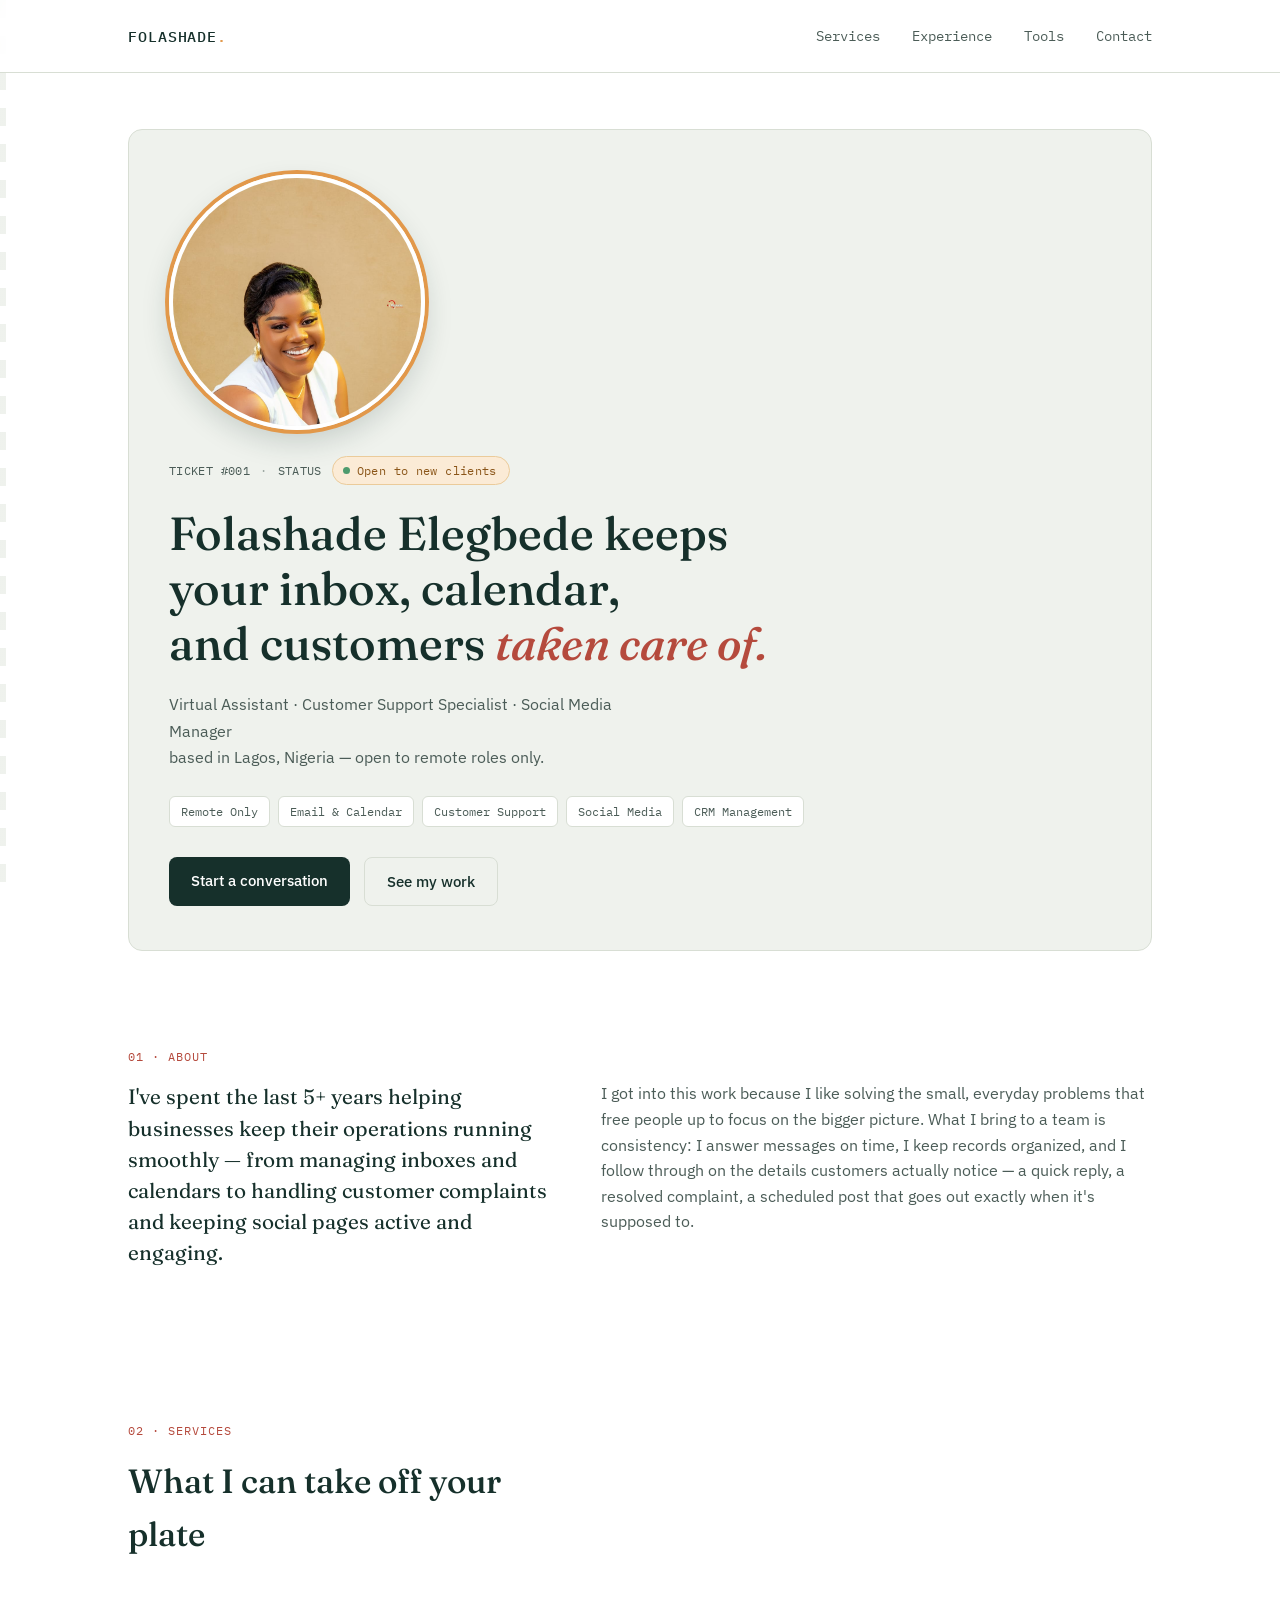
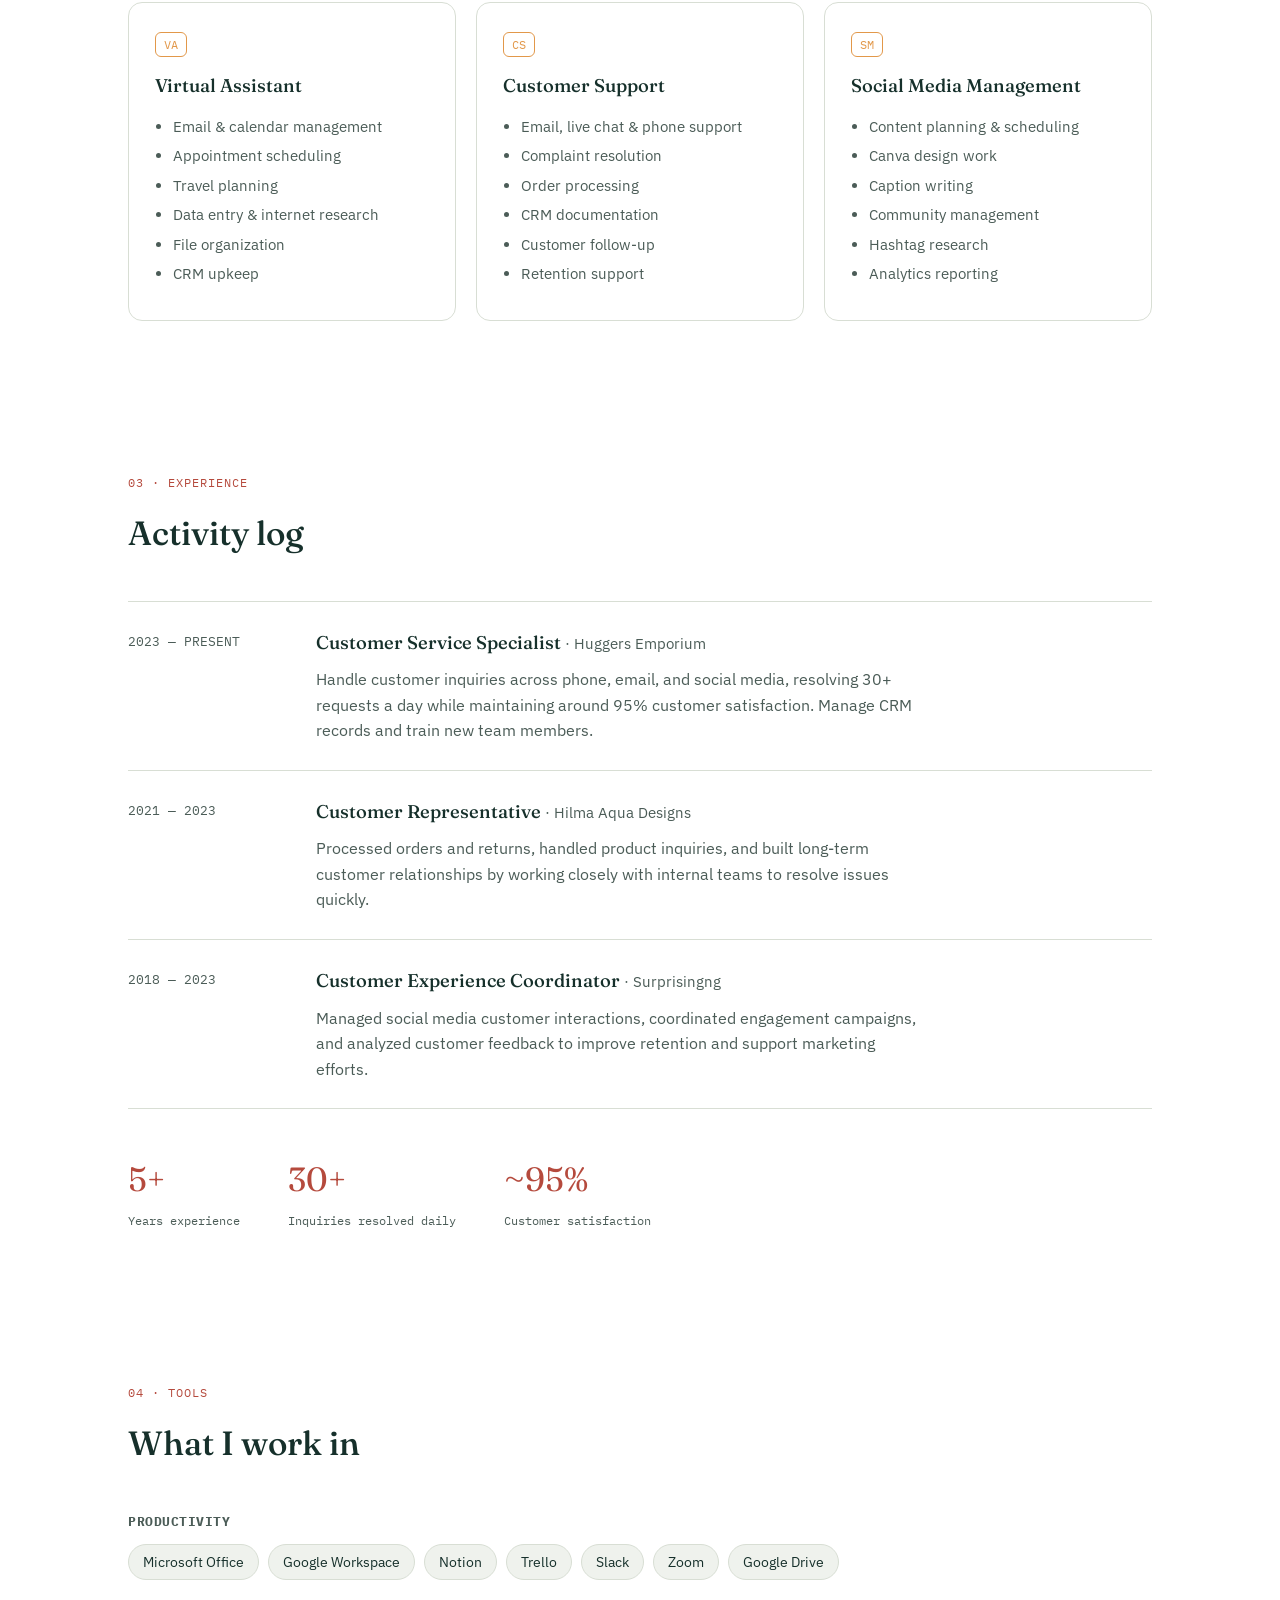
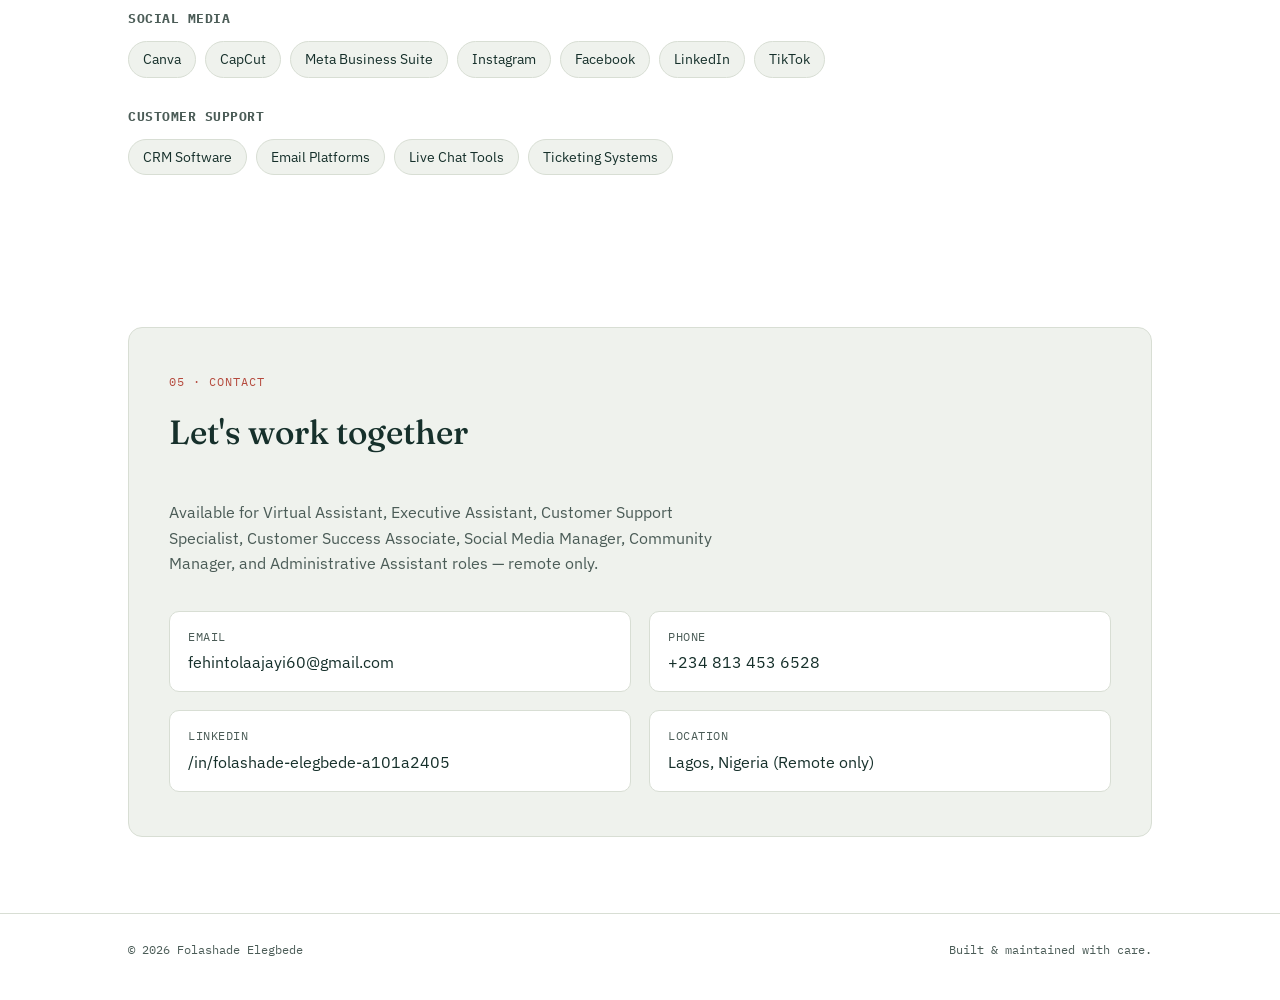
<file: index.html>
<!DOCTYPE html>
<html lang="en">
<head>
<meta charset="UTF-8">
<meta name="viewport" content="width=device-width, initial-scale=1.0">
<title>Folashade Elegbede — Virtual Assistant & Customer Support Specialist</title>
<meta name="description" content="Folashade Elegbede — Virtual Assistant, Social Media Manager, and Customer Support Specialist based in Lagos, Nigeria.">
<link rel="preconnect" href="https://fonts.googleapis.com">
<link rel="preconnect" href="https://fonts.gstatic.com" crossorigin>
<link href="https://fonts.googleapis.com/css2?family=Fraunces:ital,opsz,wght@0,9..144,400;0,9..144,500;0,9..144,600;1,9..144,500&family=IBM+Plex+Sans:wght@400;500;600&family=IBM+Plex+Mono:wght@400;500&display=swap" rel="stylesheet">
<link rel="stylesheet" href="css/style.css">
</head>
<body>

<div class="ticket-rail" aria-hidden="true"></div>

<header class="site-header">
  <div class="wrap header-inner">
    <span class="brand">FOLASHADE<span class="brand-dot">.</span></span>
    <nav class="site-nav">
      <a href="#services">Services</a>
      <a href="#experience">Experience</a>
      <a href="#tools">Tools</a>
      <a href="#contact">Contact</a>
    </nav>
  </div>
</header>

<main>

  <!-- HERO: styled as an open support ticket -->
  <section class="hero wrap">
    <div class="ticket-card hero-ticket">
      <img src="images/folashade.jpg" alt="Portrait of Folashade Elegbede" class="hero-photo">
      <div class="ticket-meta">
        <span>TICKET&nbsp;#001</span>
        <span class="dot">·</span>
        <span>STATUS</span>
        <span class="status-pill"><span class="pulse"></span>Open to new clients</span>
      </div>

      <h1 class="hero-title">
        Folashade Elegbede keeps your inbox, calendar,<br>
        and customers <em>taken care of.</em>
      </h1>

      <p class="hero-sub">
        Virtual Assistant · Customer Support Specialist · Social Media Manager<br>
        based in Lagos, Nigeria — open to remote roles only.
      </p>

      <div class="hero-tags">
        <span class="tag">Remote Only</span> <span class="tag">Email &amp; Calendar</span>
        <span class="tag">Customer Support</span>
        <span class="tag">Social Media</span>
        <span class="tag">CRM Management</span>
      </div>

      <div class="hero-actions">
        <a class="btn btn-primary" href="#contact">Start a conversation</a>
        <a class="btn btn-ghost" href="#experience">See my work</a>
      </div>
    </div>
  </section>

  <!-- ABOUT -->
  <section class="section about wrap" id="about">
    <div class="section-label">01 · ABOUT</div>
    <div class="about-grid">
      <p class="about-lead">
        I've spent the last 5+ years helping businesses keep their operations running
        smoothly — from managing inboxes and calendars to handling customer complaints
        and keeping social pages active and engaging.
      </p>
      <p class="about-body">
        I got into this work because I like solving the small, everyday problems that
        free people up to focus on the bigger picture. What I bring to a team is
        consistency: I answer messages on time, I keep records organized, and I follow
        through on the details customers actually notice — a quick reply, a resolved
        complaint, a scheduled post that goes out exactly when it's supposed to.
      </p>
    </div>
  </section>

  <!-- SERVICES -->
  <section class="section" id="services">
    <div class="wrap">
      <div class="section-label">02 · SERVICES</div>
      <h2 class="section-title">What I can take off your plate</h2>

      <div class="services-grid">
        <article class="service-card">
          <span class="service-index">VA</span>
          <h3>Virtual Assistant</h3>
          <ul>
            <li>Email &amp; calendar management</li>
            <li>Appointment scheduling</li>
            <li>Travel planning</li>
            <li>Data entry &amp; internet research</li>
            <li>File organization</li>
            <li>CRM upkeep</li>
          </ul>
        </article>

        <article class="service-card">
          <span class="service-index">CS</span>
          <h3>Customer Support</h3>
          <ul>
            <li>Email, live chat &amp; phone support</li>
            <li>Complaint resolution</li>
            <li>Order processing</li>
            <li>CRM documentation</li>
            <li>Customer follow-up</li>
            <li>Retention support</li>
          </ul>
        </article>

        <article class="service-card">
          <span class="service-index">SM</span>
          <h3>Social Media Management</h3>
          <ul>
            <li>Content planning &amp; scheduling</li>
            <li>Canva design work</li>
            <li>Caption writing</li>
            <li>Community management</li>
            <li>Hashtag research</li>
            <li>Analytics reporting</li>
          </ul>
        </article>
      </div>
    </div>
  </section>

  <!-- EXPERIENCE -->
  <section class="section experience" id="experience">
    <div class="wrap">
      <div class="section-label">03 · EXPERIENCE</div>
      <h2 class="section-title">Activity log</h2>

      <div class="log">
        <div class="log-entry">
          <div class="log-time">2023 — PRESENT</div>
          <div class="log-content">
            <h3>Customer Service Specialist <span>· Huggers Emporium</span></h3>
            <p>Handle customer inquiries across phone, email, and social media,
              resolving 30+ requests a day while maintaining around 95% customer
              satisfaction. Manage CRM records and train new team members.</p>
          </div>
        </div>

        <div class="log-entry">
          <div class="log-time">2021 — 2023</div>
          <div class="log-content">
            <h3>Customer Representative <span>· Hilma Aqua Designs</span></h3>
            <p>Processed orders and returns, handled product inquiries, and built
              long-term customer relationships by working closely with internal
              teams to resolve issues quickly.</p>
          </div>
        </div>

        <div class="log-entry">
          <div class="log-time">2018 — 2023</div>
          <div class="log-content">
            <h3>Customer Experience Coordinator <span>· Surprisingng</span></h3>
            <p>Managed social media customer interactions, coordinated engagement
              campaigns, and analyzed customer feedback to improve retention and
              support marketing efforts.</p>
          </div>
        </div>
      </div>

      <div class="stats-row">
        <div class="stat">
          <span class="stat-num">5+</span>
          <span class="stat-label">Years experience</span>
        </div>
        <div class="stat">
          <span class="stat-num">30+</span>
          <span class="stat-label">Inquiries resolved daily</span>
        </div>
        <div class="stat">
          <span class="stat-num">~95%</span>
          <span class="stat-label">Customer satisfaction</span>
        </div>
      </div>
    </div>
  </section>

  <!-- TOOLS -->
  <section class="section" id="tools">
    <div class="wrap">
      <div class="section-label">04 · TOOLS</div>
      <h2 class="section-title">What I work in</h2>

      <div class="tools-grid">
        <div class="tool-group">
          <h4>Productivity</h4>
          <div class="chip-row">
            <span class="chip">Microsoft Office</span>
            <span class="chip">Google Workspace</span>
            <span class="chip">Notion</span>
            <span class="chip">Trello</span>
            <span class="chip">Slack</span>
            <span class="chip">Zoom</span>
            <span class="chip">Google Drive</span>
          </div>
        </div>
        <div class="tool-group">
          <h4>Social Media</h4>
          <div class="chip-row">
            <span class="chip">Canva</span>
            <span class="chip">CapCut</span>
            <span class="chip">Meta Business Suite</span>
            <span class="chip">Instagram</span>
            <span class="chip">Facebook</span>
            <span class="chip">LinkedIn</span>
            <span class="chip">TikTok</span>
          </div>
        </div>
        <div class="tool-group">
          <h4>Customer Support</h4>
          <div class="chip-row">
            <span class="chip">CRM Software</span>
            <span class="chip">Email Platforms</span>
            <span class="chip">Live Chat Tools</span>
            <span class="chip">Ticketing Systems</span>
          </div>
        </div>
      </div>
    </div>
  </section>

  <!-- CONTACT -->
  <section class="section contact" id="contact">
    <div class="wrap">
      <div class="ticket-card contact-ticket">
        <div class="section-label">05 · CONTACT</div>
        <h2 class="section-title">Let's work together</h2>
        <p class="contact-lead">
          Available for Virtual Assistant, Executive Assistant, Customer Support
          Specialist, Customer Success Associate, Social Media Manager, Community
          Manager, and Administrative Assistant roles — remote only.
        </p>

        <div class="contact-grid">
          <a class="contact-item" href="mailto:fehintolaajayi60@gmail.com">
            <span class="contact-label">Email</span>
            <span class="contact-value">fehintolaajayi60@gmail.com</span>
          </a>
          <div class="contact-item">
            <span class="contact-label">Phone</span>
            <span class="contact-value">+234 813 453 6528</span>
          </div>
          <a class="contact-item" href="https://linkedin.com/in/folashade-elegbede-a101a2405" target="_blank" rel="noopener">
            <span class="contact-label">LinkedIn</span>
            <span class="contact-value">/in/folashade-elegbede-a101a2405</span>
          </a>
          <div class="contact-item">
            <span class="contact-label">Location</span>
            <span class="contact-value">Lagos, Nigeria (Remote only)</span>
          </div>
        </div>
      </div>
    </div>
  </section>

</main>

<footer class="site-footer">
  <div class="wrap footer-inner">
    <span>© <span id="year"></span> Folashade Elegbede</span>
    <span class="footer-note">Built &amp; maintained with care.</span>
  </div>
</footer>

<script src="js/script.js"></script>
</body>
</html>
</file>
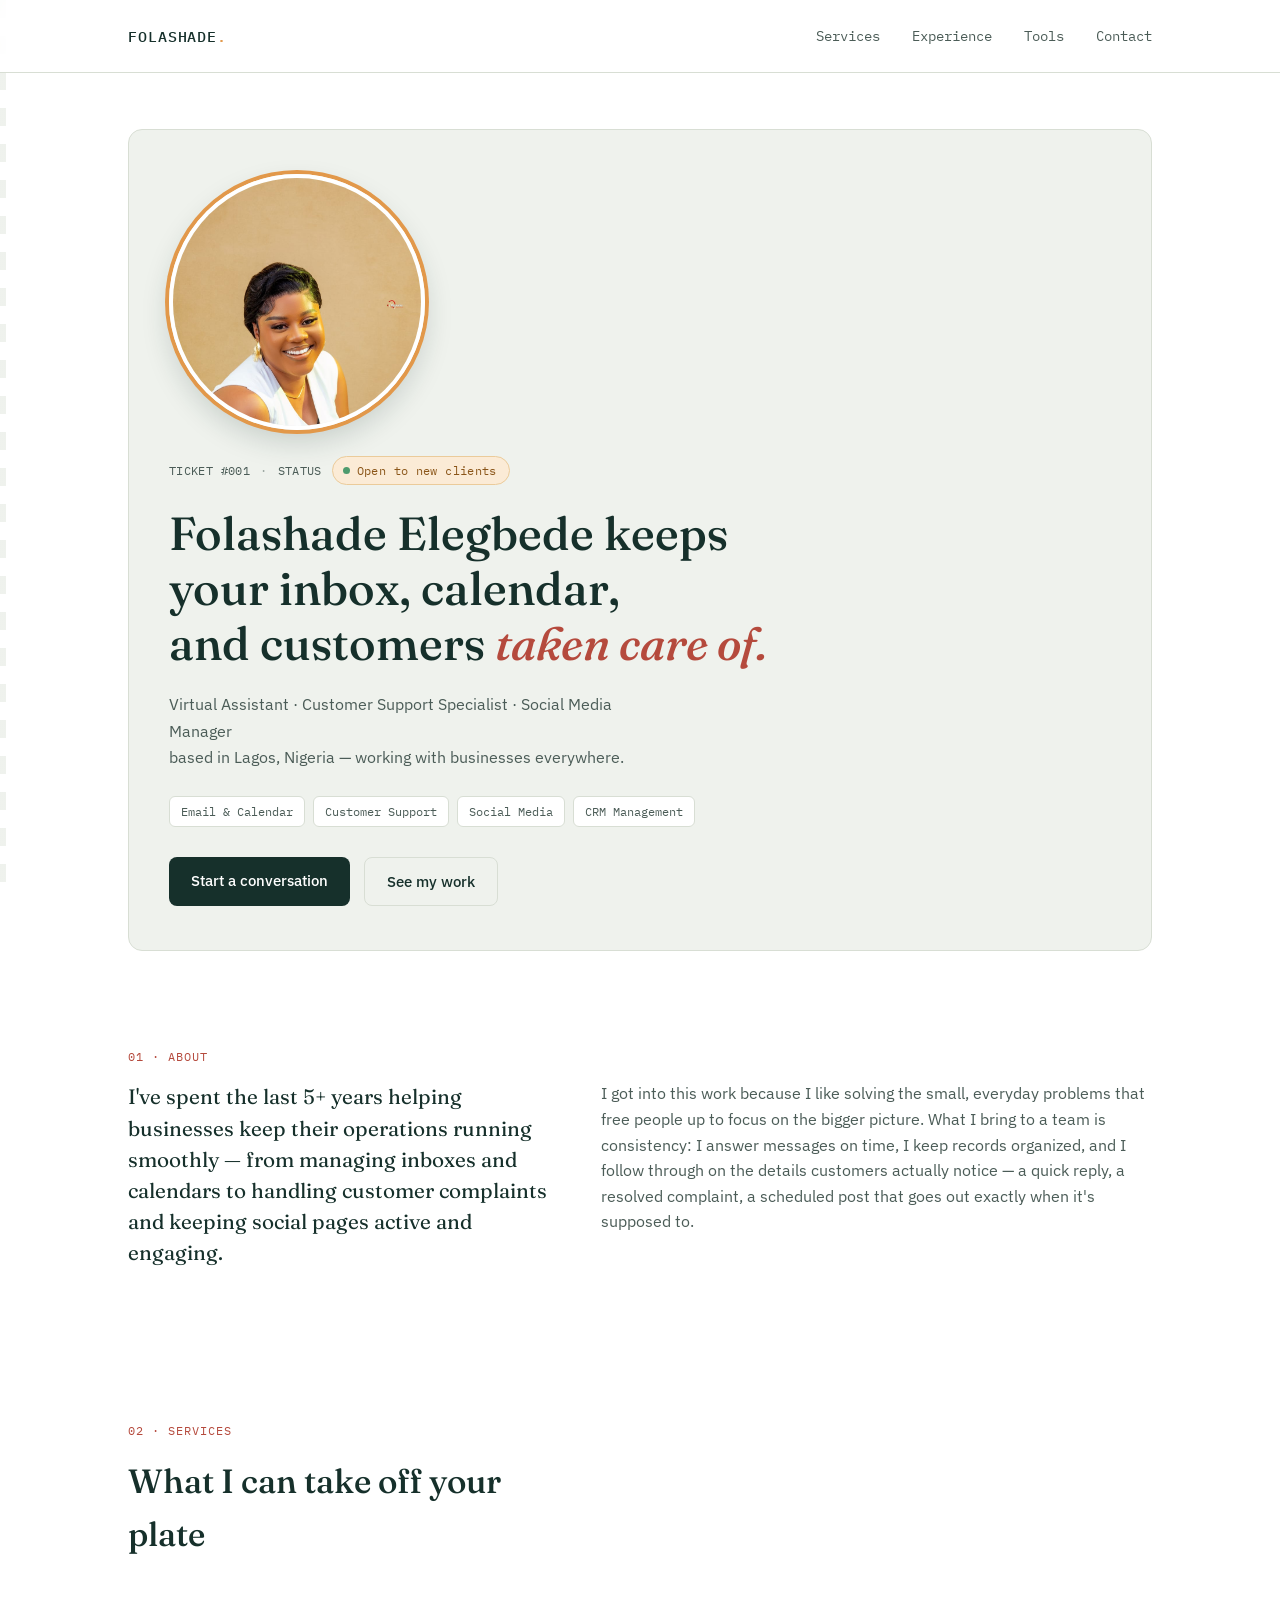
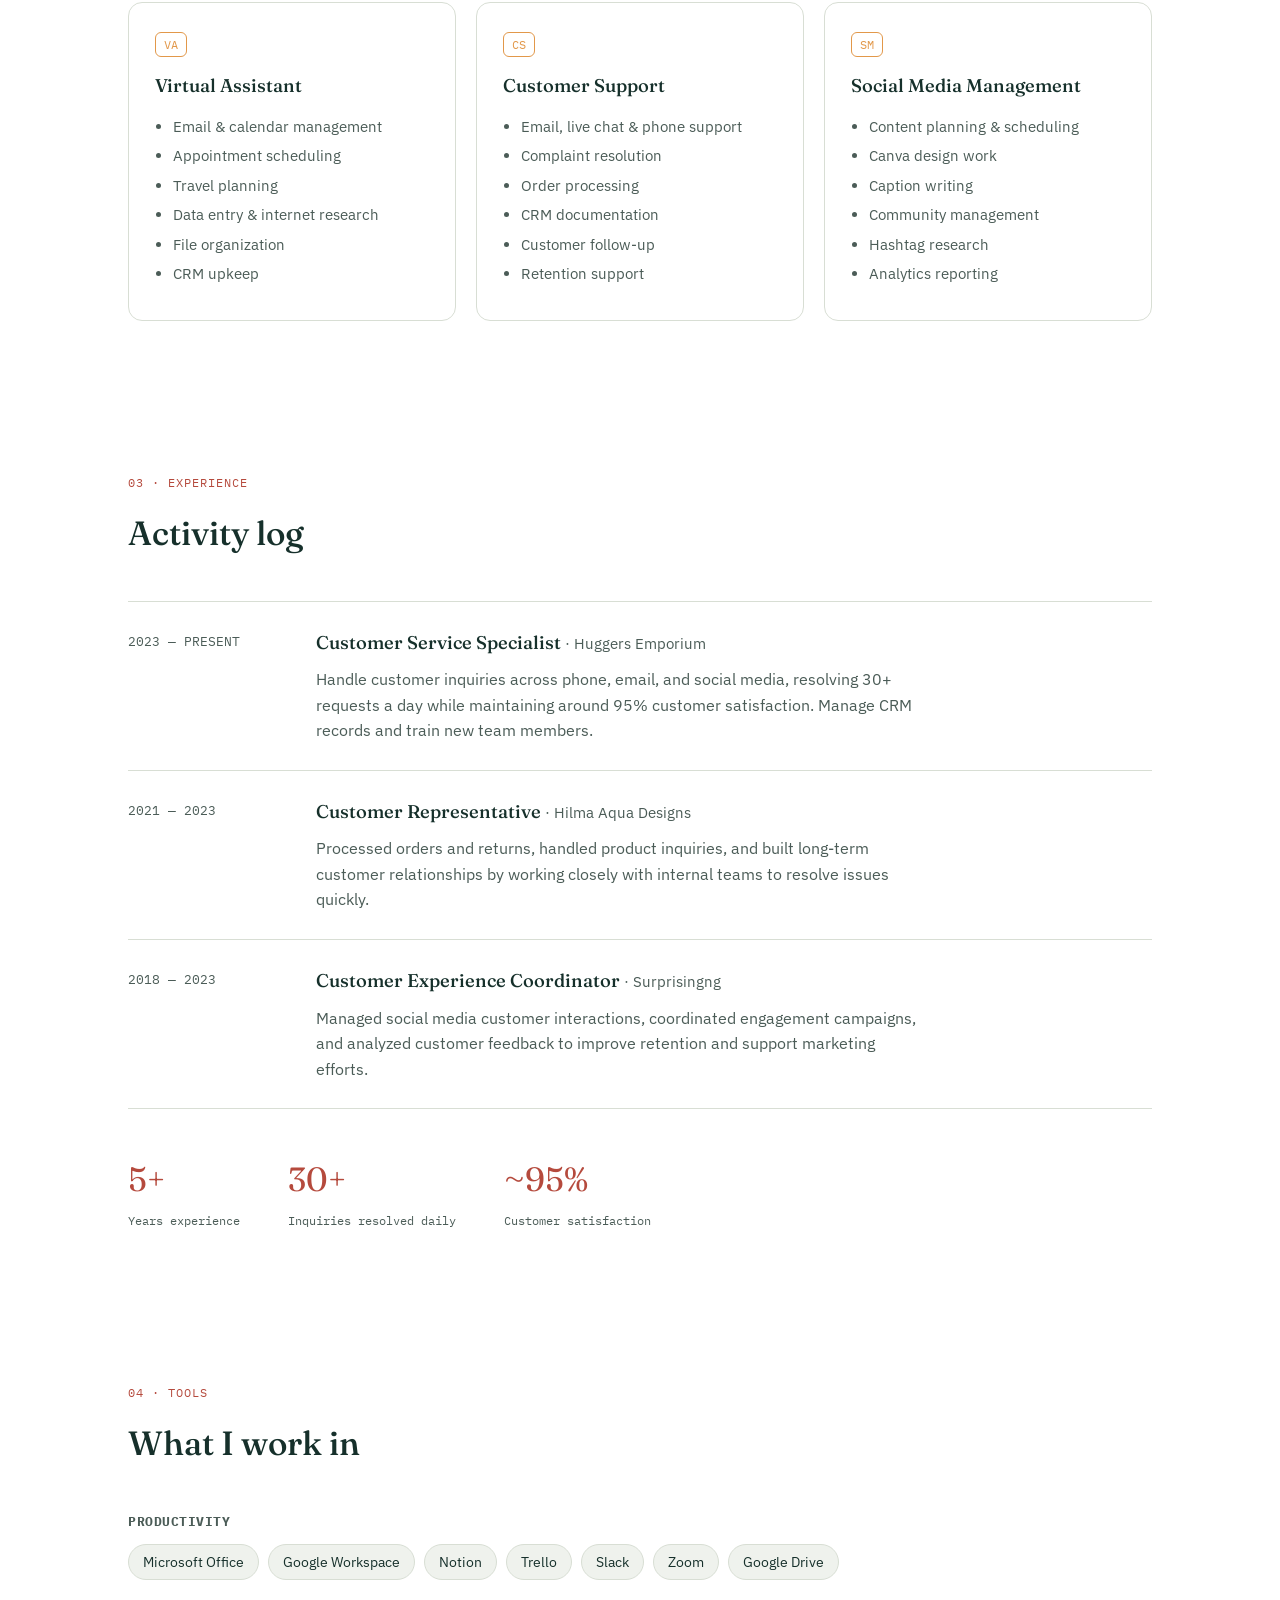
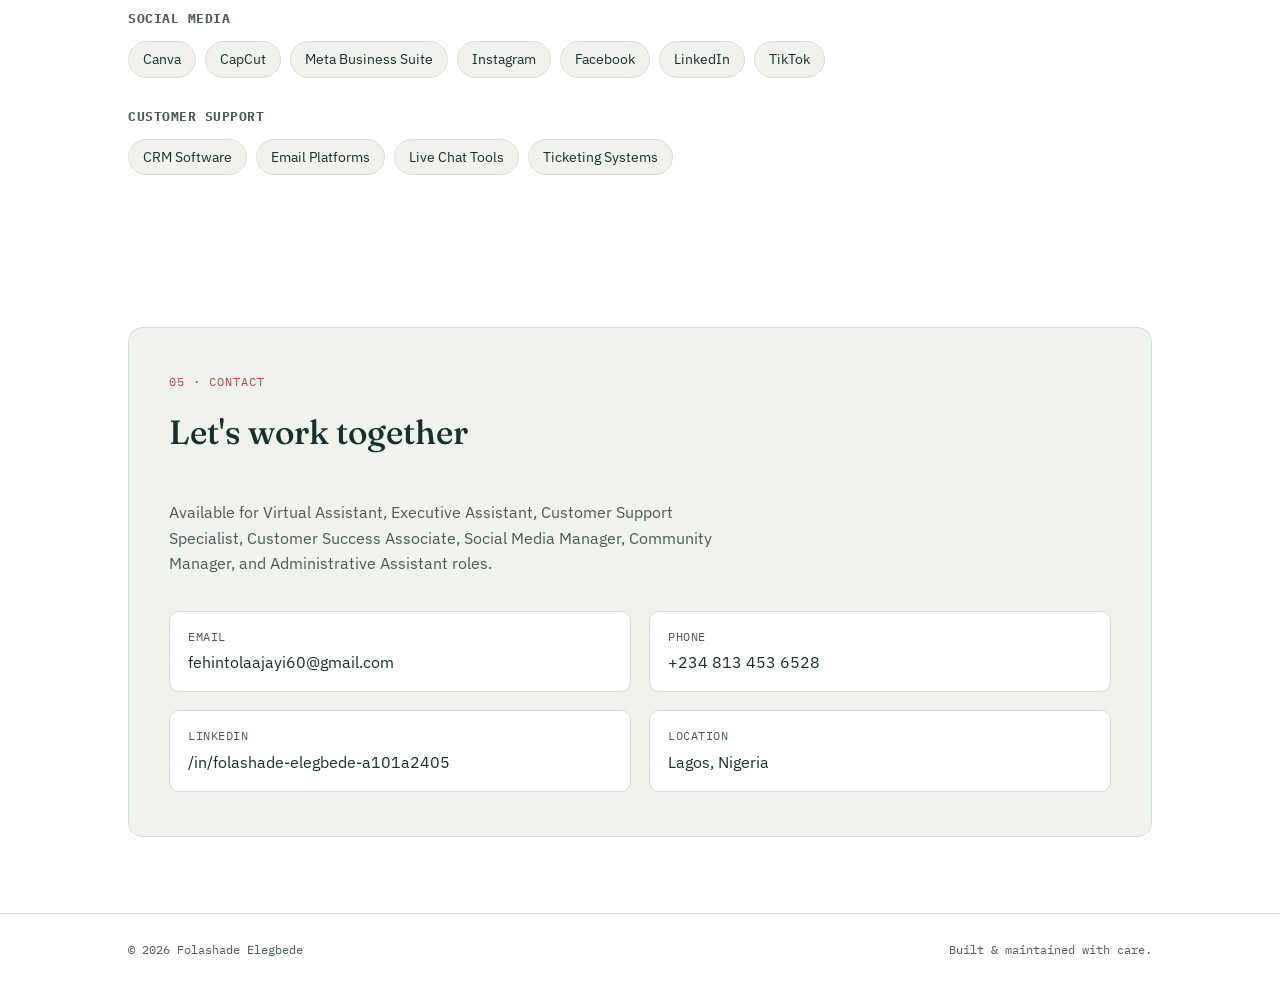
<file: index.html.html>
<!DOCTYPE html>
<html lang="en">
<head>
<meta charset="UTF-8">
<meta name="viewport" content="width=device-width, initial-scale=1.0">
<title>Folashade Elegbede — Virtual Assistant & Customer Support Specialist</title>
<meta name="description" content="Folashade Elegbede — Virtual Assistant, Social Media Manager, and Customer Support Specialist based in Lagos, Nigeria.">
<link rel="preconnect" href="https://fonts.googleapis.com">
<link rel="preconnect" href="https://fonts.gstatic.com" crossorigin>
<link href="https://fonts.googleapis.com/css2?family=Fraunces:ital,opsz,wght@0,9..144,400;0,9..144,500;0,9..144,600;1,9..144,500&family=IBM+Plex+Sans:wght@400;500;600&family=IBM+Plex+Mono:wght@400;500&display=swap" rel="stylesheet">
<link rel="stylesheet" href="css/style.css">
</head>
<body>

<div class="ticket-rail" aria-hidden="true"></div>

<header class="site-header">
  <div class="wrap header-inner">
    <span class="brand">FOLASHADE<span class="brand-dot">.</span></span>
    <nav class="site-nav">
      <a href="#services">Services</a>
      <a href="#experience">Experience</a>
      <a href="#tools">Tools</a>
      <a href="#contact">Contact</a>
    </nav>
  </div>
</header>

<main>

  <!-- HERO: styled as an open support ticket -->
  <section class="hero wrap">
    <div class="ticket-card hero-ticket">
      <img src="images/folashade.jpg" alt="Portrait of Folashade Elegbede" class="hero-photo">
      <div class="ticket-meta">
        <span>TICKET&nbsp;#001</span>
        <span class="dot">·</span>
        <span>STATUS</span>
        <span class="status-pill"><span class="pulse"></span>Open to new clients</span>
      </div>

      <h1 class="hero-title">
        Folashade Elegbede keeps your inbox, calendar,<br>
        and customers <em>taken care of.</em>
      </h1>

      <p class="hero-sub">
        Virtual Assistant · Customer Support Specialist · Social Media Manager<br>
        based in Lagos, Nigeria — working with businesses everywhere.
      </p>

      <div class="hero-tags">
        <span class="tag">Email &amp; Calendar</span>
        <span class="tag">Customer Support</span>
        <span class="tag">Social Media</span>
        <span class="tag">CRM Management</span>
      </div>

      <div class="hero-actions">
        <a class="btn btn-primary" href="#contact">Start a conversation</a>
        <a class="btn btn-ghost" href="#experience">See my work</a>
      </div>
    </div>
  </section>

  <!-- ABOUT -->
  <section class="section about wrap" id="about">
    <div class="section-label">01 · ABOUT</div>
    <div class="about-grid">
      <p class="about-lead">
        I've spent the last 5+ years helping businesses keep their operations running
        smoothly — from managing inboxes and calendars to handling customer complaints
        and keeping social pages active and engaging.
      </p>
      <p class="about-body">
        I got into this work because I like solving the small, everyday problems that
        free people up to focus on the bigger picture. What I bring to a team is
        consistency: I answer messages on time, I keep records organized, and I follow
        through on the details customers actually notice — a quick reply, a resolved
        complaint, a scheduled post that goes out exactly when it's supposed to.
      </p>
    </div>
  </section>

  <!-- SERVICES -->
  <section class="section" id="services">
    <div class="wrap">
      <div class="section-label">02 · SERVICES</div>
      <h2 class="section-title">What I can take off your plate</h2>

      <div class="services-grid">
        <article class="service-card">
          <span class="service-index">VA</span>
          <h3>Virtual Assistant</h3>
          <ul>
            <li>Email &amp; calendar management</li>
            <li>Appointment scheduling</li>
            <li>Travel planning</li>
            <li>Data entry &amp; internet research</li>
            <li>File organization</li>
            <li>CRM upkeep</li>
          </ul>
        </article>

        <article class="service-card">
          <span class="service-index">CS</span>
          <h3>Customer Support</h3>
          <ul>
            <li>Email, live chat &amp; phone support</li>
            <li>Complaint resolution</li>
            <li>Order processing</li>
            <li>CRM documentation</li>
            <li>Customer follow-up</li>
            <li>Retention support</li>
          </ul>
        </article>

        <article class="service-card">
          <span class="service-index">SM</span>
          <h3>Social Media Management</h3>
          <ul>
            <li>Content planning &amp; scheduling</li>
            <li>Canva design work</li>
            <li>Caption writing</li>
            <li>Community management</li>
            <li>Hashtag research</li>
            <li>Analytics reporting</li>
          </ul>
        </article>
      </div>
    </div>
  </section>

  <!-- EXPERIENCE -->
  <section class="section experience" id="experience">
    <div class="wrap">
      <div class="section-label">03 · EXPERIENCE</div>
      <h2 class="section-title">Activity log</h2>

      <div class="log">
        <div class="log-entry">
          <div class="log-time">2023 — PRESENT</div>
          <div class="log-content">
            <h3>Customer Service Specialist <span>· Huggers Emporium</span></h3>
            <p>Handle customer inquiries across phone, email, and social media,
              resolving 30+ requests a day while maintaining around 95% customer
              satisfaction. Manage CRM records and train new team members.</p>
          </div>
        </div>

        <div class="log-entry">
          <div class="log-time">2021 — 2023</div>
          <div class="log-content">
            <h3>Customer Representative <span>· Hilma Aqua Designs</span></h3>
            <p>Processed orders and returns, handled product inquiries, and built
              long-term customer relationships by working closely with internal
              teams to resolve issues quickly.</p>
          </div>
        </div>

        <div class="log-entry">
          <div class="log-time">2018 — 2023</div>
          <div class="log-content">
            <h3>Customer Experience Coordinator <span>· Surprisingng</span></h3>
            <p>Managed social media customer interactions, coordinated engagement
              campaigns, and analyzed customer feedback to improve retention and
              support marketing efforts.</p>
          </div>
        </div>
      </div>

      <div class="stats-row">
        <div class="stat">
          <span class="stat-num">5+</span>
          <span class="stat-label">Years experience</span>
        </div>
        <div class="stat">
          <span class="stat-num">30+</span>
          <span class="stat-label">Inquiries resolved daily</span>
        </div>
        <div class="stat">
          <span class="stat-num">~95%</span>
          <span class="stat-label">Customer satisfaction</span>
        </div>
      </div>
    </div>
  </section>

  <!-- TOOLS -->
  <section class="section" id="tools">
    <div class="wrap">
      <div class="section-label">04 · TOOLS</div>
      <h2 class="section-title">What I work in</h2>

      <div class="tools-grid">
        <div class="tool-group">
          <h4>Productivity</h4>
          <div class="chip-row">
            <span class="chip">Microsoft Office</span>
            <span class="chip">Google Workspace</span>
            <span class="chip">Notion</span>
            <span class="chip">Trello</span>
            <span class="chip">Slack</span>
            <span class="chip">Zoom</span>
            <span class="chip">Google Drive</span>
          </div>
        </div>
        <div class="tool-group">
          <h4>Social Media</h4>
          <div class="chip-row">
            <span class="chip">Canva</span>
            <span class="chip">CapCut</span>
            <span class="chip">Meta Business Suite</span>
            <span class="chip">Instagram</span>
            <span class="chip">Facebook</span>
            <span class="chip">LinkedIn</span>
            <span class="chip">TikTok</span>
          </div>
        </div>
        <div class="tool-group">
          <h4>Customer Support</h4>
          <div class="chip-row">
            <span class="chip">CRM Software</span>
            <span class="chip">Email Platforms</span>
            <span class="chip">Live Chat Tools</span>
            <span class="chip">Ticketing Systems</span>
          </div>
        </div>
      </div>
    </div>
  </section>

  <!-- CONTACT -->
  <section class="section contact" id="contact">
    <div class="wrap">
      <div class="ticket-card contact-ticket">
        <div class="section-label">05 · CONTACT</div>
        <h2 class="section-title">Let's work together</h2>
        <p class="contact-lead">
          Available for Virtual Assistant, Executive Assistant, Customer Support
          Specialist, Customer Success Associate, Social Media Manager, Community
          Manager, and Administrative Assistant roles.
        </p>

        <div class="contact-grid">
          <a class="contact-item" href="mailto:fehintolaajayi60@gmail.com">
            <span class="contact-label">Email</span>
            <span class="contact-value">fehintolaajayi60@gmail.com</span>
          </a>
          <div class="contact-item">
            <span class="contact-label">Phone</span>
            <span class="contact-value">+234 813 453 6528</span>
          </div>
          <a class="contact-item" href="https://linkedin.com/in/folashade-elegbede-a101a2405" target="_blank" rel="noopener">
            <span class="contact-label">LinkedIn</span>
            <span class="contact-value">/in/folashade-elegbede-a101a2405</span>
          </a>
          <div class="contact-item">
            <span class="contact-label">Location</span>
            <span class="contact-value">Lagos, Nigeria</span>
          </div>
        </div>
      </div>
    </div>
  </section>

</main>

<footer class="site-footer">
  <div class="wrap footer-inner">
    <span>© <span id="year"></span> Folashade Elegbede</span>
    <span class="footer-note">Built &amp; maintained with care.</span>
  </div>
</footer>

<script src="js/script.js"></script>
</body>
</html>
</file>
<file: css/style.css>
/* ===================================================================
   DESIGN TOKENS
   =================================================================== */
:root {
  --ink:        #16302B;   /* deep teal-black — headlines, primary text */
  --ink-soft:   #4B5C57;   /* secondary text */
  --paper:      #FFFFFF;   /* page background */
  --surface:    #EFF2ED;   /* soft sage card background */
  --surface-2:  #E4E9E1;   /* slightly deeper surface for hover/borders */
  --line:       #D8DED4;   /* hairline borders */
  --amber:      #E2984A;   /* warm marigold accent — status, highlights */
  --amber-soft: #FBEBD6;
  --brick:      #B54A3D;   /* muted brick — tags, secondary accent */

  --font-display: "Fraunces", Georgia, serif;
  --font-body:    "IBM Plex Sans", -apple-system, sans-serif;
  --font-mono:    "IBM Plex Mono", "Courier New", monospace;

  --radius: 14px;
  --wrap: 1080px;
}

@media (prefers-reduced-motion: reduce) {
  * { animation: none !important; transition: none !important; }
}

* { box-sizing: border-box; }

html { scroll-behavior: smooth; }

body {
  margin: 0;
  background: var(--paper);
  color: var(--ink);
  font-family: var(--font-body);
  font-size: 16px;
  line-height: 1.6;
  -webkit-font-smoothing: antialiased;
}

.wrap {
  max-width: var(--wrap);
  margin: 0 auto;
  padding: 0 28px;
}

a { color: inherit; }

.ticket-rail {
  position: fixed;
  top: 0; left: 0;
  width: 6px;
  height: 100%;
  background: repeating-linear-gradient(
    180deg,
    var(--surface-2) 0px,
    var(--surface-2) 18px,
    transparent 18px,
    transparent 36px
  );
  z-index: 5;
  opacity: 0.6;
}

.site-header {
  position: sticky;
  top: 0;
  z-index: 10;
  background: rgba(255,255,255,0.85);
  backdrop-filter: blur(8px);
  border-bottom: 1px solid var(--line);
}

.header-inner {
  display: flex;
  align-items: center;
  justify-content: space-between;
  height: 72px;
}

.brand {
  font-family: var(--font-mono);
  font-weight: 500;
  font-size: 0.95rem;
  letter-spacing: 0.06em;
}
.brand-dot { color: var(--amber); }

.site-nav a {
  font-family: var(--font-mono);
  font-size: 0.85rem;
  text-decoration: none;
  color: var(--ink-soft);
  margin-left: 28px;
  transition: color 0.15s ease;
  border-bottom: 1px solid transparent;
}
.site-nav a:hover,
.site-nav a:focus-visible {
  color: var(--ink);
  border-bottom-color: var(--amber);
}

.ticket-card {
  background: var(--surface);
  border: 1px solid var(--line);
  border-radius: var(--radius);
  padding: 44px 40px;
  position: relative;
}

.hero-photo {
  width: clamp(160px, 20vw, 260px);
  height: clamp(160px, 20vw, 260px);
  border-radius: 50%;
  object-fit: cover;
  object-position: top;
  margin-bottom: 26px;
  border: 4px solid var(--paper);
  box-shadow: 0 0 0 4px var(--amber), 0 12px 28px rgba(22,48,43,0.18);
  display: block;
}

.ticket-meta {
  font-family: var(--font-mono);
  font-size: 0.78rem;
  color: var(--ink-soft);
  display: flex;
  align-items: center;
  gap: 10px;
  flex-wrap: wrap;
  margin-bottom: 22px;
  letter-spacing: 0.03em;
}
.ticket-meta .dot { opacity: 0.5; }

.status-pill {
  display: inline-flex;
  align-items: center;
  gap: 7px;
  background: var(--amber-soft);
  color: #8A5518;
  border: 1px solid #EBCB9A;
  border-radius: 999px;
  padding: 4px 12px 4px 10px;
  font-family: var(--font-mono);
  font-size: 0.75rem;
}
.pulse {
  width: 7px; height: 7px;
  border-radius: 50%;
  background: #4E9B6E;
  box-shadow: 0 0 0 0 rgba(78,155,110,0.6);
  animation: pulse 2.2s infinite;
}
@keyframes pulse {
  0%   { box-shadow: 0 0 0 0 rgba(78,155,110,0.45); }
  70%  { box-shadow: 0 0 0 7px rgba(78,155,110,0); }
  100% { box-shadow: 0 0 0 0 rgba(78,155,110,0); }
}

.hero { padding: 56px 28px 20px; }

.hero-title {
  font-family: var(--font-display);
  font-weight: 500;
  font-size: clamp(1.9rem, 4vw, 2.9rem);
  line-height: 1.18;
  margin: 0 0 20px;
  max-width: 22ch;
}
.hero-title em {
  font-style: italic;
  color: var(--brick);
}

.hero-sub {
  color: var(--ink-soft);
  font-size: 1.02rem;
  max-width: 46ch;
  margin: 0 0 26px;
}

.hero-tags {
  display: flex;
  flex-wrap: wrap;
  gap: 8px;
  margin-bottom: 30px;
}
.tag {
  font-family: var(--font-mono);
  font-size: 0.75rem;
  border: 1px solid var(--line);
  background: var(--paper);
  color: var(--ink-soft);
  padding: 5px 11px;
  border-radius: 6px;
}

.hero-actions { display: flex; gap: 14px; flex-wrap: wrap; }

.btn {
  font-family: var(--font-body);
  font-weight: 500;
  font-size: 0.92rem;
  padding: 12px 22px;
  border-radius: 8px;
  text-decoration: none;
  display: inline-block;
  transition: transform 0.15s ease, background 0.15s ease, border-color 0.15s ease;
}
.btn-primary {
  background: var(--ink);
  color: var(--paper);
}
.btn-primary:hover { background: #0E211D; transform: translateY(-1px); }

.btn-ghost {
  border: 1px solid var(--line);
  color: var(--ink);
  background: transparent;
}
.btn-ghost:hover { border-color: var(--ink); transform: translateY(-1px); }

.section { padding: 76px 28px; }

.section-label {
  font-family: var(--font-mono);
  font-size: 0.78rem;
  letter-spacing: 0.08em;
  color: var(--brick);
  margin-bottom: 14px;
}

.section-title {
  font-family: var(--font-display);
  font-weight: 500;
  font-size: clamp(1.5rem, 3vw, 2.1rem);
  margin: 0 0 40px;
  max-width: 20ch;
}

.about-grid {
  display: grid;
  grid-template-columns: 1.1fr 1.4fr;
  gap: 40px;
}
.about-lead {
  font-family: var(--font-display);
  font-size: 1.3rem;
  line-height: 1.5;
  margin: 0;
}
.about-body {
  color: var(--ink-soft);
  margin: 0;
}

.services-grid {
  display: grid;
  grid-template-columns: repeat(3, 1fr);
  gap: 20px;
}
.service-card {
  background: var(--paper);
  border: 1px solid var(--line);
  border-radius: var(--radius);
  padding: 28px 26px;
  transition: transform 0.18s ease, box-shadow 0.18s ease;
}
.service-card:hover {
  transform: translateY(-3px);
  box-shadow: 0 10px 24px rgba(22,48,43,0.06);
}
.service-index {
  display: inline-block;
  font-family: var(--font-mono);
  font-size: 0.75rem;
  color: var(--amber);
  border: 1px solid var(--amber);
  border-radius: 6px;
  padding: 2px 8px;
  margin-bottom: 14px;
}
.service-card h3 {
  font-family: var(--font-display);
  font-weight: 500;
  font-size: 1.15rem;
  margin: 0 0 14px;
}
.service-card ul {
  margin: 0;
  padding-left: 18px;
  color: var(--ink-soft);
  font-size: 0.92rem;
}
.service-card li { margin-bottom: 6px; }

.log {
  border-top: 1px solid var(--line);
}
.log-entry {
  display: grid;
  grid-template-columns: 160px 1fr;
  gap: 28px;
  padding: 26px 0;
  border-bottom: 1px solid var(--line);
}
.log-time {
  font-family: var(--font-mono);
  font-size: 0.8rem;
  color: var(--ink-soft);
  padding-top: 4px;
}
.log-content h3 {
  font-family: var(--font-display);
  font-weight: 500;
  font-size: 1.15rem;
  margin: 0 0 10px;
}
.log-content h3 span {
  font-family: var(--font-body);
  font-weight: 400;
  font-size: 0.95rem;
  color: var(--ink-soft);
}
.log-content p {
  margin: 0;
  color: var(--ink-soft);
  max-width: 60ch;
}

.stats-row {
  display: flex;
  gap: 48px;
  margin-top: 44px;
  flex-wrap: wrap;
}
.stat { display: flex; flex-direction: column; }
.stat-num {
  font-family: var(--font-display);
  font-size: 2.1rem;
  color: var(--brick);
}
.stat-label {
  font-family: var(--font-mono);
  font-size: 0.78rem;
  color: var(--ink-soft);
  margin-top: 4px;
}

.tools-grid {
  display: grid;
  gap: 28px;
}
.tool-group h4 {
  font-family: var(--font-mono);
  font-size: 0.82rem;
  color: var(--ink-soft);
  letter-spacing: 0.04em;
  margin: 0 0 12px;
  text-transform: uppercase;
}
.chip-row {
  display: flex;
  flex-wrap: wrap;
  gap: 9px;
}
.chip {
  background: var(--surface);
  border: 1px solid var(--line);
  border-radius: 999px;
  padding: 6px 14px;
  font-size: 0.88rem;
}

.contact-lead {
  color: var(--ink-soft);
  max-width: 56ch;
  margin: 0 0 34px;
}
.contact-grid {
  display: grid;
  grid-template-columns: repeat(2, 1fr);
  gap: 18px;
}
.contact-item {
  display: flex;
  flex-direction: column;
  gap: 4px;
  text-decoration: none;
  color: var(--ink);
  background: var(--paper);
  border: 1px solid var(--line);
  border-radius: 10px;
  padding: 16px 18px;
  transition: border-color 0.15s ease, transform 0.15s ease;
}
a.contact-item:hover {
  border-color: var(--amber);
  transform: translateY(-2px);
}
.contact-label {
  font-family: var(--font-mono);
  font-size: 0.72rem;
  color: var(--ink-soft);
  letter-spacing: 0.05em;
  text-transform: uppercase;
}
.contact-value { font-size: 0.98rem; }

.site-footer {
  border-top: 1px solid var(--line);
  padding: 26px 28px 40px;
}
.footer-inner {
  display: flex;
  justify-content: space-between;
  font-family: var(--font-mono);
  font-size: 0.78rem;
  color: var(--ink-soft);
  flex-wrap: wrap;
  gap: 8px;
}

.reveal {
  opacity: 0;
  transform: translateY(14px);
  transition: opacity 0.6s ease, transform 0.6s ease;
}
.reveal.is-visible {
  opacity: 1;
  transform: translateY(0);
}

@media (max-width: 860px) {
  .about-grid { grid-template-columns: 1fr; }
  .services-grid { grid-template-columns: 1fr; }
  .log-entry { grid-template-columns: 1fr; gap: 8px; }
  .contact-grid { grid-template-columns: 1fr; }
  .site-nav a { margin-left: 16px; }
  .ticket-card { padding: 32px 22px; }
}

@media (max-width: 560px) {
  .site-nav { display: flex; gap: 0; }
  .header-inner { height: 64px; }
  .stats-row { gap: 28px; }
}

a:focus-visible, button:focus-visible {
  outline: 2px solid var(--amber);
  outline-offset: 2px;
}
</file>
